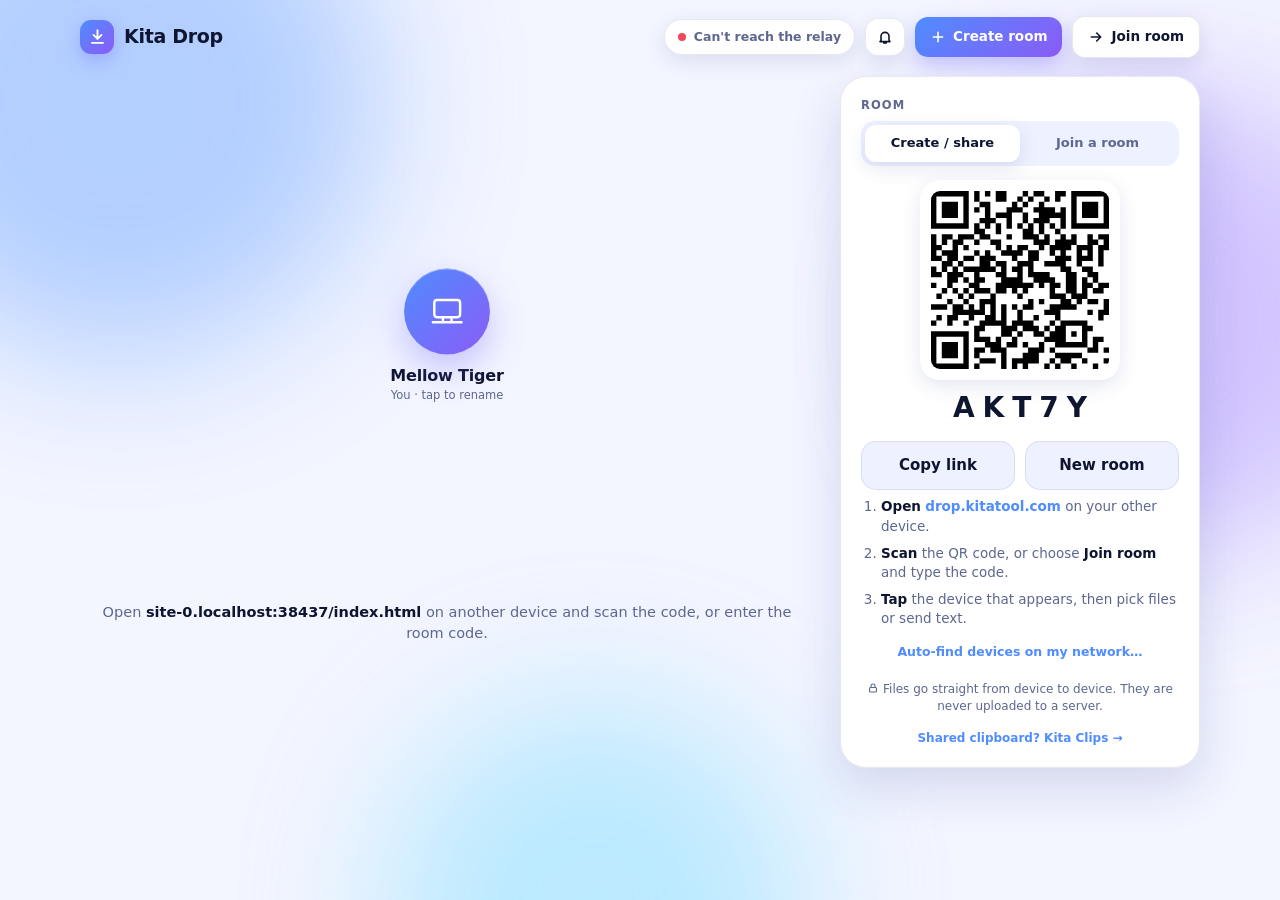
<file: index.html>
<!doctype html>
<html lang="en">
<head>
<meta charset="utf-8">
<meta name="viewport" content="width=device-width, initial-scale=1, viewport-fit=cover">
<title>Kita Drop</title>
<meta name="description" content="Send files and text between your phone, tablet and computer. No install, no account, no upload.">
<meta name="theme-color" content="#f4f6ff" media="(prefers-color-scheme: light)">
<meta name="theme-color" content="#0a0f24" media="(prefers-color-scheme: dark)">
<link rel="manifest" href="manifest.webmanifest">
<link rel="icon" type="image/svg+xml" href="icon.svg">
<link rel="apple-touch-icon" href="icon-180.png">
<meta name="apple-mobile-web-app-capable" content="yes">
<meta name="mobile-web-app-capable" content="yes">
<meta name="apple-mobile-web-app-title" content="Kita Drop">
<link rel="stylesheet" href="drop.css?v=6">
</head>
<body>
<div class="bg" aria-hidden="true"><i></i><i></i><i></i></div>
<div class="wrap">
  <header>
    <div class="logo"><i><svg viewBox="0 0 24 24" fill="none" stroke="#fff" stroke-width="2.4" stroke-linecap="round" stroke-linejoin="round"><path d="M12 4v11M7 10l5 5 5-5M5 20h14"/></svg></i><span>Kita Drop</span></div>
    <div class="spacer"></div>
    <span class="chip" id="net"><span class="dot"></span><span id="netTxt">Connecting…</span></span>
    <button class="hbtn ghost bell" id="bellBtn" title="Notifications" aria-label="Notifications"><svg viewBox="0 0 24 24"><path d="M6 17V11a6 6 0 0112 0v6l1.5 2h-15zM10 21h4"/></svg></button>
    <button class="hbtn" id="createBtn" title="Create room" aria-label="Create room"><svg viewBox="0 0 24 24"><path d="M12 5v14M5 12h14"/></svg><span>Create room</span></button>
    <button class="hbtn ghost" id="joinBtn" title="Join room" aria-label="Join room"><svg viewBox="0 0 24 24"><path d="M5 12h14M13 6l6 6-6 6"/></svg><span>Join room</span></button>
  </header>

  <div class="layout">
  <div class="col">
    <section class="stage" id="stage">
      <div class="rings"><i></i><i></i><i></i><i></i></div>
      <div class="me" id="meBtn" role="button" tabindex="0" title="Tap to rename this device">
        <div class="av"><div class="avi" id="meIcon"></div></div>
        <div class="meName" id="meName">—</div>
        <div class="meSub">You · tap to rename</div>
      </div>
      <div class="peers" id="peers"></div>
    </section>
    <p class="hint" id="hint">Open <b id="hintUrl">this page</b> on another device and scan the code, or enter the room code.</p>

    <section class="panel hidden" id="xferPanel"><h3>Transfers</h3><div id="xfers"></div></section>
    <section class="panel hidden" id="recvPanel"><h3>Received</h3><div id="recvs"></div></section>
  </div>

  <aside class="connect card">
    <h3>Room</h3>
    <div class="cmount"></div>
    <ol class="steps">
      <li><b>Open</b> <span class="u">drop.kitatool.com</span> on your other device.</li>
      <li><b>Scan</b> the QR code, or choose <b>Join room</b> and type the code.</li>
      <li><b>Tap</b> the device that appears, then pick files or send text.</li>
    </ol>
    <button class="linkbtn js-more">Auto-find devices on my network…</button>
    <p class="fine"><svg class="lock" viewBox="0 0 24 24"><rect x="5" y="11" width="14" height="9" rx="2"/><path d="M8 11V8a4 4 0 018 0v3"/></svg> Files go straight from device to device. They are never uploaded to a server.</p>
    <p class="fine"><a href="clips/">Shared clipboard? Kita Clips →</a></p>
  </aside>
  </div>
</div>

<input type="file" id="picker" multiple hidden>

<!-- Incoming request -->
<div class="modal" id="incoming"><div class="sheet center">
  <div class="bigic" id="inIcon"><svg viewBox="0 0 24 24"><path d="M12 4v11M7 10l5 5 5-5M5 20h14"/></svg></div>
  <h2 id="inTitle">Incoming</h2>
  <p id="inBody" class="mute"></p>
  <div class="row2"><button class="btn ghost" id="inNo">Decline</button><button class="btn" id="inYes">Accept</button></div>
</div></div>

<!-- Send text -->
<div class="modal" id="textModal"><div class="sheet">
  <h2 id="textTitle">Send text</h2>
  <textarea id="textIn" rows="5" placeholder="Type or paste text or a link…"></textarea>
  <div class="row2"><button class="btn ghost" id="textCancel">Cancel</button><button class="btn" id="textSend">Send</button></div>
</div></div>

<!-- Rooms -->
<div class="modal" id="roomModal"><div class="sheet">
  <h2>Rooms</h2>
  <p class="mute">Create a room and share its QR code or code, or join someone else's room.</p>
  <div class="cmount"></div>
  <label class="switch"><input type="checkbox" id="nearby"><span></span><div><b>Find devices on my network automatically</b><small id="nearbyNote">Shows other devices using the same internet connection. On shared connections (Starlink, mobile data, office Wi-Fi) other people may appear. Nobody can send you anything unless you tap Accept.</small></div></label>
  <div class="row2" style="margin-top:14px"><button class="btn" id="roomDone">Done</button></div>
</div></div>

<template id="tplConnect">
  <div class="seg2"><button data-tab="share" class="on">Create / share</button><button data-tab="join">Join a room</button></div>
  <div class="pane-share">
    <div class="qr"></div>
    <div class="roomcode"></div>
    <div class="row2"><button class="btn ghost js-copy">Copy link</button><button class="btn ghost js-newroom">New room</button></div>
  </div>
  <div class="pane-join hidden">
    <label class="lbl">Room code from the other device</label>
    <input class="codein" type="text" inputmode="text" maxlength="8" placeholder="e.g. K7QM2" autocapitalize="characters" autocomplete="off" autocorrect="off" spellcheck="false">
    <button class="btn js-join">Join room</button>
    <p class="fine">Tip: you can also just scan the other device's QR code with your camera.</p>
  </div>
</template>

<div class="toast" id="toast"></div>
<div class="dropveil" id="veil"><div>Drop files on a device</div></div>

<script src="vendor/mqtt.min.js?v=4"></script>
<script src="vendor/qrcode.js?v=4"></script>
<script src="app.js?v=7"></script>
</body>
</html>
</file>
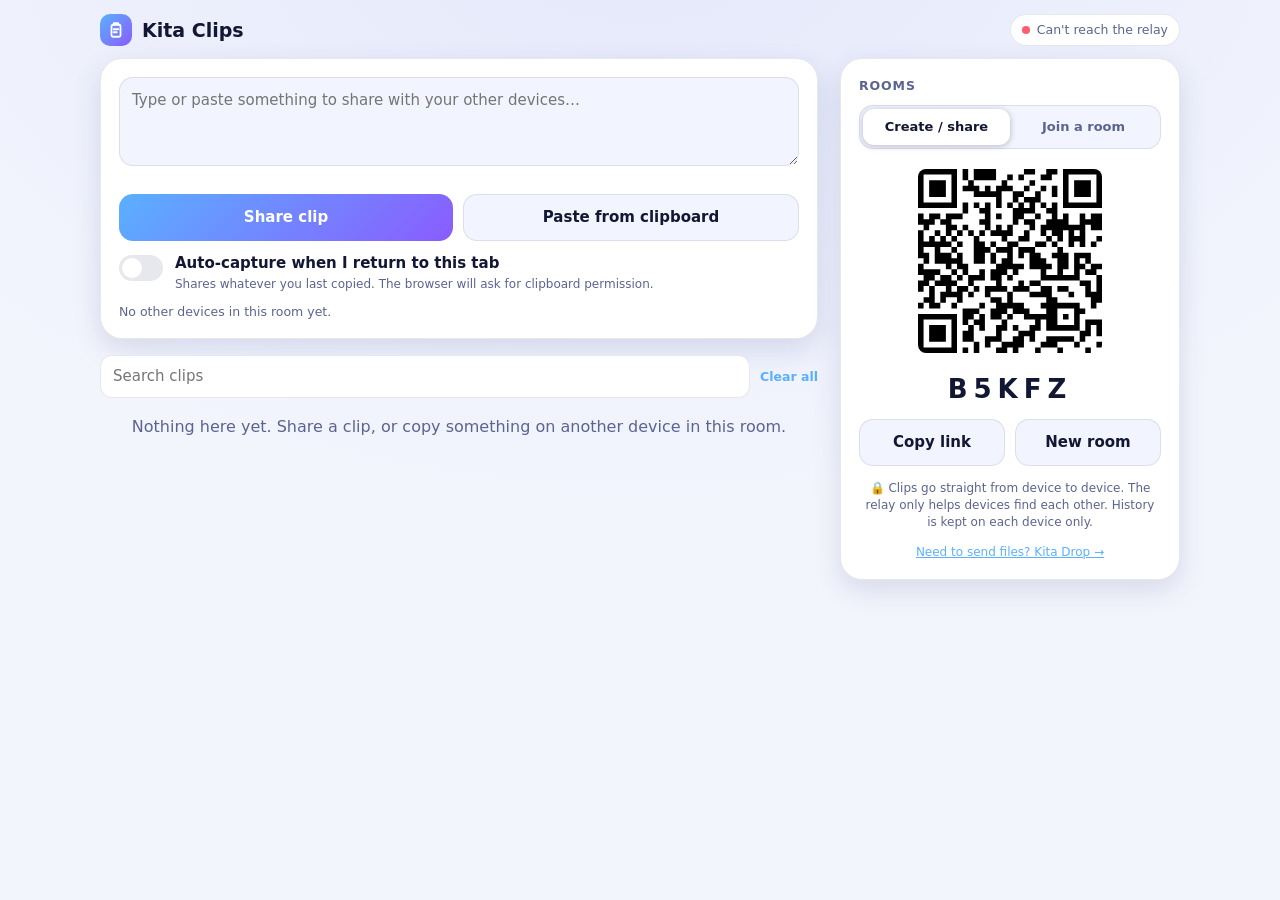
<file: clips/index.html>
<!doctype html>
<html lang="en">
<head>
<meta charset="utf-8">
<meta name="viewport" content="width=device-width, initial-scale=1, viewport-fit=cover">
<title>Kita Clips</title>
<meta name="description" content="A shared clipboard for your devices. Create or join a room and every clip appears on all of them.">
<meta name="theme-color" content="#0b1020">
<link rel="icon" type="image/svg+xml" href="../icon.svg">
<link rel="apple-touch-icon" href="../icon-180.png">
<link rel="stylesheet" href="../style.css?v=4">
<link rel="stylesheet" href="clips.css?v=1">
</head>
<body>
<div class="wrap">
  <header>
    <div class="logo"><i><svg viewBox="0 0 24 24" fill="none" stroke="#fff" stroke-width="2.4" stroke-linecap="round" stroke-linejoin="round"><rect x="6" y="5" width="12" height="16" rx="2"/><path d="M9 5V3h6v2M9 11h6M9 15h4"/></svg></i>Kita Clips</div>
    <div class="spacer"></div>
    <span class="chip" id="net"><span class="dot"></span><span id="netTxt">Connecting…</span></span>
    <button class="iconbtn" id="inviteBtn" title="Rooms" aria-label="Rooms">＋</button>
  </header>

  <div class="layout">
  <div class="col">
    <section class="card compose">
      <textarea id="box" rows="3" placeholder="Type or paste something to share with your other devices…"></textarea>
      <div class="row2">
        <button class="btn" id="sendBtn">Share clip</button>
        <button class="btn ghost" id="pasteBtn">Paste from clipboard</button>
      </div>
      <label class="switch inline"><input type="checkbox" id="auto"><span></span><div><b>Auto-capture when I return to this tab</b><small>Shares whatever you last copied. The browser will ask for clipboard permission.</small></div></label>
      <p class="mini" id="peerLine">No other devices in this room yet.</p>
    </section>

    <div class="listbar">
      <input id="search" type="search" placeholder="Search clips" autocomplete="off">
      <button class="linkbtn" id="clearBtn">Clear all</button>
    </div>
    <section id="clips" class="clips"></section>
    <p class="hint hidden" id="empty">Nothing here yet. Share a clip, or copy something on another device in this room.</p>
  </div>

  <aside class="connect card">
    <h3>Rooms</h3>
    <div class="cmount"></div>
    <p class="fine">🔒 Clips go straight from device to device. The relay only helps devices find each other. History is kept on each device only.</p>
    <p class="fine"><a href="../">Need to send files? Kita Drop →</a></p>
  </aside>
  </div>
</div>

<div class="modal" id="roomModal"><div class="sheet">
  <h2>Rooms</h2>
  <p class="mute">Create a room and share its QR code or code, or join someone else's room.</p>
  <div class="cmount"></div>
  <div class="row2" style="margin-top:14px"><button class="btn" id="roomDone">Done</button></div>
</div></div>

<template id="tplConnect">
  <div class="seg2"><button data-tab="share" class="on">Create / share</button><button data-tab="join">Join a room</button></div>
  <div class="pane-share">
    <div class="qr"></div>
    <div class="roomcode"></div>
    <div class="row2"><button class="btn ghost js-copy">Copy link</button><button class="btn ghost js-newroom">New room</button></div>
  </div>
  <div class="pane-join hidden">
    <label class="lbl">Room code from the other device</label>
    <input class="codein" type="text" maxlength="8" placeholder="e.g. K7QM2" autocapitalize="characters" autocomplete="off" autocorrect="off" spellcheck="false">
    <button class="btn js-join">Join room</button>
    <p class="fine">Tip: you can also just scan the other device's QR code with your camera.</p>
  </div>
</template>

<div class="toast" id="toast"></div>
<script src="../vendor/mqtt.min.js?v=4"></script>
<script src="../vendor/qrcode.js?v=4"></script>
<script src="clips.js?v=1"></script>
</body>
</html>
</file>
<file: drop.css>
:root{--bg:#f3f5ff;--surface:#ffffff;--surface2:#eef1ff;--line:rgba(30,40,110,.1);--text:#0e1530;--mute:#5d678f;--a:#4f8cff;--b:#8b5cf6;--ok:#16c784;--bad:#f0485a;--shadow:0 18px 50px rgba(40,55,140,.16);--shadow-s:0 6px 20px rgba(40,55,140,.12);--glow:rgba(110,100,255,.35)}
@media (prefers-color-scheme: dark){:root{--bg:#090e22;--surface:#131a3a;--surface2:#1b2450;--line:rgba(255,255,255,.09);--text:#eef1ff;--mute:#9aa4d2;--shadow:0 18px 50px rgba(0,0,0,.5);--shadow-s:0 6px 20px rgba(0,0,0,.35);--glow:rgba(120,110,255,.5)}}
*{box-sizing:border-box;-webkit-tap-highlight-color:transparent}
html,body{margin:0}
body{background:var(--bg);color:var(--text);min-height:100vh;min-height:100dvh;font:15px/1.45 "Inter",ui-rounded,"SF Pro Display",system-ui,-apple-system,"Segoe UI",Roboto,sans-serif;padding:0 18px calc(40px + env(safe-area-inset-bottom));overflow-x:hidden;-webkit-font-smoothing:antialiased}
.hidden{display:none!important}
svg{display:block}
.bg{position:fixed;inset:0;z-index:-1;overflow:hidden;pointer-events:none}
.bg i{position:absolute;border-radius:50%;filter:blur(70px);opacity:.55;animation:drift 22s ease-in-out infinite}
.bg i:nth-child(1){width:520px;height:520px;background:#7fb0ff;left:-140px;top:-160px}
.bg i:nth-child(2){width:460px;height:460px;background:#b79bff;right:-120px;top:10%;animation-delay:-8s}
.bg i:nth-child(3){width:420px;height:420px;background:#8de0ff;left:30%;bottom:-220px;animation-delay:-15s}
@media (prefers-color-scheme: dark){.bg i{opacity:.28}}
@keyframes drift{0%,100%{transform:translate(0,0) scale(1)}50%{transform:translate(50px,40px) scale(1.12)}}
.wrap{max-width:1120px;margin:0 auto}
header{display:flex;align-items:center;gap:10px;padding:calc(16px + env(safe-area-inset-top)) 0 8px}
.logo{display:flex;align-items:center;gap:10px;font-weight:800;font-size:19px;letter-spacing:-.3px;white-space:nowrap}
.logo i{width:34px;height:34px;border-radius:11px;background:linear-gradient(135deg,var(--a),var(--b));display:grid;place-items:center;box-shadow:0 6px 18px var(--glow)}
.logo svg{width:19px;height:19px}
.spacer{flex:1}
.chip{display:inline-flex;align-items:center;gap:8px;padding:8px 13px;border-radius:99px;background:var(--surface);border:1px solid var(--line);font-size:12.5px;font-weight:600;color:var(--mute);white-space:nowrap;box-shadow:var(--shadow-s)}
.dot{width:8px;height:8px;border-radius:50%;background:var(--mute)}
.chip.ok .dot{background:var(--ok);box-shadow:0 0 0 0 rgba(22,199,132,.6);animation:beat 2.2s infinite}
.chip.bad .dot{background:var(--bad)}
@keyframes beat{70%{box-shadow:0 0 0 7px rgba(22,199,132,0)}100%{box-shadow:0 0 0 0 rgba(22,199,132,0)}}
.hbtn{display:inline-flex;align-items:center;gap:7px;border:0;border-radius:13px;padding:10px 15px;font:inherit;font-weight:700;font-size:13.5px;color:#fff;background:linear-gradient(135deg,var(--a),var(--b));cursor:pointer;box-shadow:0 8px 20px var(--glow);transition:transform .15s,box-shadow .15s;white-space:nowrap}
.hbtn svg{width:16px;height:16px;fill:none;stroke:currentColor;stroke-width:2.4;stroke-linecap:round;stroke-linejoin:round}
.hbtn:hover{transform:translateY(-1px)}.hbtn:active{transform:scale(.97)}
.hbtn.ghost{background:var(--surface);color:var(--text);border:1px solid var(--line);box-shadow:var(--shadow-s)}
.layout{display:grid;gap:18px;grid-template-columns:1fr;margin-top:6px}
.col{min-width:0}

/* ---------- stage */
.stage{position:relative;height:min(62vh,470px);min-height:360px;margin:0 auto;max-width:760px}
.rings{position:absolute;inset:0;display:grid;place-items:center;pointer-events:none}
.rings i{position:absolute;border-radius:50%;border:1.5px solid var(--a);opacity:0;width:96px;height:96px;animation:ring 5.6s cubic-bezier(.2,.6,.3,1) infinite}
.rings i:nth-child(2){animation-delay:1.4s}.rings i:nth-child(3){animation-delay:2.8s}.rings i:nth-child(4){animation-delay:4.2s}
@keyframes ring{0%{transform:scale(.8);opacity:.5}100%{transform:scale(5.4);opacity:0}}
.me{position:absolute;left:50%;top:50%;transform:translate(-50%,-50%);text-align:center;cursor:pointer;z-index:2;width:150px}
.av{position:relative;width:86px;height:86px;margin:0 auto 9px;border-radius:50%}
.avi{position:absolute;inset:0;border-radius:50%;display:grid;place-items:center;background:linear-gradient(135deg,var(--a),var(--b));box-shadow:0 14px 34px var(--glow),inset 0 1px 0 rgba(255,255,255,.35);color:#fff}
.avi svg{width:40%;height:40%;fill:none;stroke:currentColor;stroke-width:1.7;stroke-linecap:round;stroke-linejoin:round}
.meName{font-weight:800;font-size:16px;letter-spacing:-.2px}
.meSub{font-size:11.5px;color:var(--mute)}

/* ---------- peers */
.peers{position:absolute;inset:0}
.peer{position:absolute;left:50%;top:50%;width:132px;margin:0;text-align:center;cursor:pointer;z-index:3;transform:translate(calc(-50% + var(--x,0px)),calc(-50% + var(--y,0px)));transition:transform .7s cubic-bezier(.2,.8,.2,1)}
.pi{animation:pop .6s cubic-bezier(.2,1.4,.4,1) both}
@keyframes pop{from{transform:scale(.3);opacity:0}}
.peer .av{width:72px;height:72px;margin-bottom:7px;animation:float 5s ease-in-out infinite;animation-delay:var(--d,0s);transition:transform .2s}
.peer:hover .av{transform:scale(1.08)}
@keyframes float{0%,100%{transform:translateY(0)}50%{transform:translateY(-7px)}}
.peer .avi{background:var(--g,linear-gradient(135deg,var(--a),var(--b)))}
.peer .av:before{content:"";position:absolute;inset:-7px;border-radius:50%;background:conic-gradient(var(--a) calc(var(--p,0)*1%),var(--line) 0);-webkit-mask:radial-gradient(farthest-side,transparent calc(100% - 4px),#000 calc(100% - 3px));mask:radial-gradient(farthest-side,transparent calc(100% - 4px),#000 calc(100% - 3px));opacity:0;transition:opacity .25s}
.peer.busy .av:before{opacity:1}
.peer .av:after{content:"";position:absolute;inset:-4px;border-radius:50%;border:2px solid var(--a);opacity:0}
.peer:hover .av:after{opacity:.5;animation:halo 1.4s infinite}
.peer.drag .av{transform:scale(1.22)}.peer.drag .av:after{opacity:.9;animation:halo 1s infinite}
@keyframes halo{0%{transform:scale(1);opacity:.7}100%{transform:scale(1.5);opacity:0}}
.peer b{display:block;font-size:14px;font-weight:700;letter-spacing:-.1px;word-break:break-word;line-height:1.2}
.peer .st{font-size:11.5px;color:var(--mute);min-height:15px;margin-top:2px}
.peer .st.live{color:var(--a);font-weight:700}
.peer .tag{display:inline-block;font-size:9.5px;font-weight:700;letter-spacing:.7px;text-transform:uppercase;color:var(--mute);margin-bottom:2px}
.peer .tbtn{position:absolute;right:20px;top:46px;width:28px;height:28px;border-radius:50%;border:1px solid var(--line);background:var(--surface);color:var(--text);display:grid;place-items:center;cursor:pointer;box-shadow:var(--shadow-s);padding:0;transition:transform .15s}
.peer .tbtn:hover{transform:scale(1.15)}
.peer .tbtn svg{width:14px;height:14px;fill:none;stroke:currentColor;stroke-width:2;stroke-linecap:round;stroke-linejoin:round}
.peer .ok{position:absolute;left:50%;top:6px;margin-left:12px;width:26px;height:26px;border-radius:50%;background:var(--ok);display:none;place-items:center;color:#fff;box-shadow:0 4px 12px rgba(22,199,132,.5)}
.peer.done .ok{display:grid;animation:pop .5s cubic-bezier(.2,1.6,.4,1)}
.peer .ok svg{width:15px;height:15px;fill:none;stroke:currentColor;stroke-width:3;stroke-linecap:round;stroke-linejoin:round}
.fly{position:fixed;left:0;top:0;width:14px;height:14px;border-radius:50%;background:linear-gradient(135deg,var(--a),var(--b));box-shadow:0 0 16px var(--glow);z-index:9;pointer-events:none}
.hint{text-align:center;color:var(--mute);margin:6px 8px 4px;font-size:14.5px}
.hint b{color:var(--text)}

/* ---------- panels */
.panel{background:var(--surface);border:1px solid var(--line);border-radius:22px;padding:16px 18px;margin:14px auto 0;max-width:760px;box-shadow:var(--shadow-s)}
.panel h3,.connect h3{margin:0 0 8px;font-size:11.5px;font-weight:800;letter-spacing:1.1px;text-transform:uppercase;color:var(--mute)}
.row{display:flex;align-items:center;gap:12px;padding:11px 0;border-top:1px solid var(--line);animation:slide .35s both}
@keyframes slide{from{opacity:0;transform:translateY(-8px)}}
.row:first-of-type{border-top:0}
.row .ic{flex:none;width:36px;height:36px;border-radius:12px;background:var(--surface2);display:grid;place-items:center;color:var(--a)}
.row .ic svg{width:18px;height:18px;fill:none;stroke:currentColor;stroke-width:2;stroke-linecap:round;stroke-linejoin:round}
.row .meta{flex:1;min-width:0}
.row .nm{font-weight:700;overflow:hidden;text-overflow:ellipsis;white-space:nowrap}
.row .sub{font-size:12px;color:var(--mute)}
.row .txt{white-space:pre-wrap;word-break:break-word;font-size:14px;margin-top:2px;max-height:120px;overflow:auto;-webkit-user-select:text;user-select:text}
.bar{height:6px;border-radius:9px;background:var(--surface2);margin-top:8px;overflow:hidden}
.bar i{display:block;height:100%;width:0;background:linear-gradient(90deg,var(--a),var(--b));border-radius:9px;transition:width .15s;position:relative;overflow:hidden}
.bar:not(.done):not(.fail) i:after{content:"";position:absolute;inset:0;background:linear-gradient(90deg,transparent,rgba(255,255,255,.55),transparent);animation:shine 1.2s infinite}
@keyframes shine{from{transform:translateX(-100%)}to{transform:translateX(100%)}}
.bar.done i{background:var(--ok)}.bar.fail i{background:var(--bad)}
.sm{border:1px solid var(--line);background:var(--surface2);color:var(--text);border-radius:10px;padding:7px 12px;font:inherit;font-size:12.5px;font-weight:700;cursor:pointer;text-decoration:none;white-space:nowrap}
.sm:hover{border-color:var(--a)}

/* ---------- room card */
.card{background:var(--surface);border:1px solid var(--line);border-radius:26px;padding:20px;box-shadow:var(--shadow)}
.steps{margin:6px 0;padding-left:20px;color:var(--mute);font-size:13.5px}
.steps li{margin:7px 0}.steps b{color:var(--text)}.steps .u{color:var(--a);font-weight:700}
.fine{font-size:12px;color:var(--mute);margin:14px 0 0;text-align:center}
.fine a{color:var(--a);text-decoration:none;font-weight:600}
.lock{display:inline-block;width:12px;height:12px;vertical-align:-1px;fill:none;stroke:currentColor;stroke-width:2.2}
.linkbtn{background:none;border:0;color:var(--a);font:inherit;font-size:12.5px;font-weight:700;cursor:pointer;padding:6px 0;display:block;margin:8px auto 0}
.seg2{display:flex;background:var(--surface2);border-radius:14px;padding:4px;margin:0 0 14px}
.seg2 button{flex:1;border:0;background:none;color:var(--mute);font:inherit;font-size:13px;font-weight:700;padding:9px 6px;border-radius:11px;cursor:pointer;transition:.2s}
.seg2 button.on{background:var(--surface);color:var(--text);box-shadow:var(--shadow-s)}
.qr{display:grid;place-items:center;margin:8px 0}
.qr svg{width:200px;height:200px;background:#fff;border-radius:20px;padding:11px;box-shadow:var(--shadow-s)}
.roomcode{text-align:center;font-size:28px;font-weight:800;letter-spacing:8px;margin:6px 0 10px;padding-left:8px;font-variant-numeric:tabular-nums}
.lbl{display:block;font-size:12.5px;color:var(--mute);font-weight:600;margin-bottom:8px}
.pane-join{padding:6px 0 4px}
.codein{width:100%;padding:15px;border-radius:16px;border:1.5px solid var(--line);background:var(--surface2);color:var(--text);font:inherit;font-size:27px;font-weight:800;letter-spacing:8px;text-align:center;text-transform:uppercase;margin-bottom:12px;transition:border-color .2s}
.codein::placeholder{letter-spacing:2px;font-size:15px;font-weight:600;color:var(--mute)}
.codein:focus{outline:0;border-color:var(--a)}
.pane-join .btn{width:100%}
.btn{border:0;border-radius:15px;padding:13px 16px;font:inherit;font-weight:700;cursor:pointer;background:linear-gradient(135deg,var(--a),var(--b));color:#fff;box-shadow:0 8px 20px var(--glow);transition:transform .12s}
.btn.ghost{background:var(--surface2);color:var(--text);border:1px solid var(--line);box-shadow:none}
.btn:active{transform:scale(.97)}
.row2{display:flex;gap:10px;margin-top:12px}.row2>*{flex:1}

/* ---------- modals */
.modal{position:fixed;inset:0;background:rgba(8,12,34,.45);display:none;align-items:flex-end;justify-content:center;z-index:20;backdrop-filter:blur(10px);-webkit-backdrop-filter:blur(10px)}
.modal.open{display:flex;animation:fade .25s}
@keyframes fade{from{opacity:0}}
.sheet{background:var(--surface);width:100%;max-width:440px;border-radius:28px 28px 0 0;padding:22px 22px calc(22px + env(safe-area-inset-bottom));max-height:92vh;overflow:auto;box-shadow:var(--shadow);animation:up .35s cubic-bezier(.2,.9,.3,1)}
.sheet.center{text-align:center}
@media (min-width:600px){.modal{align-items:center}.sheet{border-radius:28px}}
@keyframes up{from{transform:translateY(50px) scale(.97);opacity:0}}
.sheet h2{margin:0 0 6px;letter-spacing:-.3px}
.mute{color:var(--mute)}
.bigic{width:68px;height:68px;border-radius:50%;margin:2px auto 12px;display:grid;place-items:center;color:#fff;background:linear-gradient(135deg,var(--a),var(--b));box-shadow:0 12px 30px var(--glow);animation:float 3s ease-in-out infinite}
.bigic svg{width:30px;height:30px;fill:none;stroke:currentColor;stroke-width:2.2;stroke-linecap:round;stroke-linejoin:round}
textarea{width:100%;padding:13px;border-radius:16px;border:1.5px solid var(--line);background:var(--surface2);color:var(--text);font:inherit;resize:vertical}
textarea:focus{outline:0;border-color:var(--a)}
.switch{display:flex;gap:12px;align-items:flex-start;margin-top:16px;cursor:pointer}
.switch input{position:absolute;opacity:0}
.switch span{flex:none;width:44px;height:26px;border-radius:99px;background:var(--line);position:relative;transition:.2s;margin-top:2px}
.switch span:after{content:"";position:absolute;top:3px;left:3px;width:20px;height:20px;border-radius:50%;background:#fff;transition:.2s;box-shadow:0 1px 4px rgba(0,0,0,.3)}
.switch input:checked+span{background:var(--ok)}.switch input:checked+span:after{left:21px}
.switch small{display:block;color:var(--mute);font-size:12px;margin-top:2px}
.toast{position:fixed;left:50%;bottom:calc(24px + env(safe-area-inset-bottom));transform:translate(-50%,30px);opacity:0;background:var(--text);color:var(--bg);padding:11px 18px;border-radius:99px;font-weight:600;font-size:14px;transition:.35s;z-index:30;max-width:90vw;pointer-events:none;box-shadow:var(--shadow)}
.toast.show{transform:translate(-50%,0);opacity:1}
.dropveil{position:fixed;inset:12px;border:2.5px dashed var(--a);border-radius:30px;background:rgba(79,140,255,.1);display:none;place-items:center;z-index:15;pointer-events:none;backdrop-filter:blur(3px)}
.dropveil div{background:var(--surface);padding:14px 24px;border-radius:99px;font-size:18px;font-weight:800;box-shadow:var(--shadow)}
.dropveil.on{display:grid}

/* ---------- responsive */
@media (max-width:899px){
  .hbtn span{display:none}.hbtn{padding:10px 11px}
  @media (min-width:520px){.hbtn span{display:inline}}
  .logo span{display:none}
  .connect{display:block}
  body.has-peers .connect{display:none}
  .stage{height:min(66vh,500px)}
}
@media (max-width:420px){.chip{padding:7px 10px;font-size:12px}}
@media (min-width:900px){
  .layout{grid-template-columns:1fr 360px;align-items:start;gap:26px;margin-top:10px}
  .connect{position:sticky;top:18px}
  .stage{height:520px}
  .peer{width:150px}.peer .av{width:80px;height:80px}.peer .tbtn{right:24px;top:52px}
  .peer b{font-size:15px}
}
@media (prefers-reduced-motion:reduce){*{animation-duration:.01s!important;animation-iteration-count:1!important}}

.bell{padding:10px 11px}
.bell.on{color:var(--a);border-color:var(--a)}
.bell.on:after{content:"";position:absolute;margin:-14px 0 0 12px;width:8px;height:8px;border-radius:50%;background:var(--ok);border:2px solid var(--surface)}
.bell.attn{animation:ringbell 2.4s ease-in-out infinite}
@keyframes ringbell{0%,70%,100%{transform:rotate(0)}74%{transform:rotate(14deg)}78%{transform:rotate(-12deg)}82%{transform:rotate(9deg)}86%{transform:rotate(-6deg)}90%{transform:rotate(0)}}
.bell{position:relative}
</file>
<file: style.css>
:root{--bg:#0b1020;--bg2:#141b3a;--card:#171f3f;--card2:#1e284f;--line:rgba(255,255,255,.09);--text:#eef1ff;--mute:#9aa4cf;--a:#5ab0ff;--b:#8a5cff;--ok:#3ddc97;--bad:#ff5d6c;--shadow:0 12px 34px rgba(0,0,0,.4)}
@media (prefers-color-scheme: light){:root{--bg:#f3f5fd;--bg2:#e4e8fa;--card:#fff;--card2:#f2f4ff;--line:rgba(20,30,80,.1);--text:#121733;--mute:#5b6490;--shadow:0 10px 28px rgba(40,50,120,.14)}}
*{box-sizing:border-box;-webkit-tap-highlight-color:transparent}
html,body{margin:0}
body{background:radial-gradient(900px 600px at 50% -10%,var(--bg2),var(--bg));background-color:var(--bg);color:var(--text);min-height:100vh;font:15px/1.4 ui-rounded,"SF Pro Rounded",system-ui,-apple-system,"Segoe UI",Roboto,sans-serif;padding:0 16px calc(40px + env(safe-area-inset-bottom))}
.wrap{max-width:760px;margin:0 auto}
.hidden{display:none!important}
header{display:flex;align-items:center;gap:10px;padding:calc(14px + env(safe-area-inset-top)) 0 6px}
.logo{display:flex;align-items:center;gap:10px;font-weight:800;font-size:19px}
.logo i{width:32px;height:32px;border-radius:10px;background:linear-gradient(135deg,var(--a),var(--b));display:grid;place-items:center}
.logo svg{width:18px;height:18px}
.spacer{flex:1}
.chip{display:inline-flex;align-items:center;gap:7px;padding:6px 11px;border-radius:99px;background:var(--card);border:1px solid var(--line);font-size:12.5px;color:var(--mute);white-space:nowrap}
.dot{width:8px;height:8px;border-radius:50%;background:var(--mute)}
.chip.ok .dot{background:var(--ok)}.chip.bad .dot{background:var(--bad)}
.iconbtn{width:38px;height:38px;border-radius:12px;border:1px solid var(--line);background:var(--card);color:var(--text);font-size:20px;cursor:pointer}
.iconbtn:active{transform:scale(.94)}
.radar{position:relative;height:250px;display:grid;place-items:center;overflow:hidden;margin-top:6px}
.rings{position:absolute;inset:0;display:grid;place-items:center}
.rings i{position:absolute;border-radius:50%;border:1.5px solid var(--a);opacity:0;width:90px;height:90px;animation:ring 4.2s ease-out infinite}
.rings i:nth-child(2){animation-delay:1.4s}.rings i:nth-child(3){animation-delay:2.8s}
@keyframes ring{0%{transform:scale(.7);opacity:.55}100%{transform:scale(4.2);opacity:0}}
.me{position:relative;text-align:center;cursor:pointer;padding:6px}
.avatar{width:84px;height:84px;border-radius:28px;background:linear-gradient(135deg,var(--a),var(--b));display:grid;place-items:center;font-size:38px;margin:0 auto 8px;box-shadow:0 10px 30px rgba(110,100,255,.4)}
.meName{font-weight:800;font-size:17px}
.meSub{font-size:12px;color:var(--mute)}
.peers{display:grid;grid-template-columns:repeat(auto-fill,minmax(150px,1fr));gap:12px;margin-top:4px}
.peer{background:var(--card);border:1px solid var(--line);border-radius:22px;padding:16px 12px 12px;text-align:center;box-shadow:var(--shadow);cursor:pointer;position:relative;transition:transform .15s,border-color .15s;animation:pop .35s}
@keyframes pop{from{transform:scale(.85);opacity:0}}
.peer:active{transform:scale(.97)}
.peer.drag{border-color:var(--a);transform:scale(1.04)}
.peer .avatar{width:62px;height:62px;border-radius:20px;font-size:28px;box-shadow:none}
.peer b{display:block;font-size:15px;word-break:break-word}
.peer .st{font-size:12px;color:var(--mute);min-height:16px;margin-top:2px}
.peer .st.live{color:var(--a);font-weight:700}
.peer .tag{position:absolute;top:10px;left:12px;font-size:10px;color:var(--mute);text-transform:uppercase;letter-spacing:.7px}
.peer .tbtn{margin-top:9px;border:1px solid var(--line);background:var(--card2);color:var(--text);border-radius:11px;padding:6px 12px;font:inherit;font-size:12.5px;font-weight:700;cursor:pointer}
.hint{text-align:center;color:var(--mute);margin:18px 6px}
.panel{background:var(--card);border:1px solid var(--line);border-radius:22px;padding:16px;margin-top:14px;box-shadow:var(--shadow)}
.panel h3{margin:0 0 10px;font-size:12.5px;font-weight:700;letter-spacing:.9px;text-transform:uppercase;color:var(--mute)}
.row{display:flex;align-items:center;gap:12px;padding:9px 0;border-top:1px solid var(--line)}
.row:first-of-type{border-top:0}
.row .ic{font-size:22px;width:30px;text-align:center}
.row .meta{flex:1;min-width:0}
.row .nm{font-weight:700;overflow:hidden;text-overflow:ellipsis;white-space:nowrap}
.row .sub{font-size:12px;color:var(--mute)}
.row .txt{white-space:pre-wrap;word-break:break-word;font-size:14px;margin-top:2px;max-height:120px;overflow:auto}
.bar{height:6px;border-radius:9px;background:var(--line);margin-top:7px;overflow:hidden}
.bar i{display:block;height:100%;width:0;background:linear-gradient(90deg,var(--a),var(--b));border-radius:9px;transition:width .15s}
.bar.done i{background:var(--ok)}.bar.fail i{background:var(--bad)}
.sm{border:1px solid var(--line);background:var(--card2);color:var(--text);border-radius:10px;padding:6px 11px;font:inherit;font-size:12.5px;font-weight:700;cursor:pointer;text-decoration:none;white-space:nowrap}
.btn{border:0;border-radius:14px;padding:12px 16px;font:inherit;font-weight:700;cursor:pointer;background:linear-gradient(135deg,var(--a),var(--b));color:#fff}
.btn.ghost{background:var(--card2);color:var(--text);border:1px solid var(--line)}
.btn:active{transform:scale(.98)}
.modal{position:fixed;inset:0;background:rgba(5,8,20,.6);display:none;align-items:flex-end;justify-content:center;z-index:20;backdrop-filter:blur(4px)}
.modal.open{display:flex}
.sheet{background:var(--card);width:100%;max-width:460px;border-radius:24px 24px 0 0;padding:20px calc(20px + env(safe-area-inset-right)) calc(20px + env(safe-area-inset-bottom));max-height:92vh;overflow:auto;animation:up .28s}
@media (min-width:600px){.modal{align-items:center}.sheet{border-radius:24px}}
@keyframes up{from{transform:translateY(40px);opacity:0}}
.sheet h2{margin:0 0 6px}
.mute{color:var(--mute)}
.big{font-size:40px}
.row2{display:flex;gap:10px;margin-top:12px}.row2>*{flex:1}
textarea{width:100%;padding:12px;border-radius:14px;border:1px solid var(--line);background:var(--card2);color:var(--text);font:inherit;resize:vertical}
.qr{display:grid;place-items:center;margin:10px 0}
.qr svg{width:190px;height:190px;background:#fff;border-radius:16px;padding:8px}
.roomcode{text-align:center;font-size:30px;font-weight:800;letter-spacing:6px;margin:4px 0 8px}
.switch{display:flex;gap:12px;align-items:flex-start;margin-top:16px;cursor:pointer}
.switch input{position:absolute;opacity:0}
.switch span{flex:none;width:44px;height:26px;border-radius:99px;background:var(--line);position:relative;transition:.2s;margin-top:2px}
.switch span:after{content:"";position:absolute;top:3px;left:3px;width:20px;height:20px;border-radius:50%;background:#fff;transition:.2s}
.switch input:checked+span{background:var(--ok)}.switch input:checked+span:after{left:21px}
.switch small{display:block;color:var(--mute);font-size:12px;margin-top:2px}
.toast{position:fixed;left:50%;bottom:calc(22px + env(safe-area-inset-bottom));transform:translate(-50%,30px);opacity:0;background:var(--card);border:1px solid var(--line);box-shadow:var(--shadow);padding:11px 16px;border-radius:14px;font-weight:600;transition:.35s;z-index:30;max-width:90vw;pointer-events:none}
.toast.show{transform:translate(-50%,0);opacity:1}
.dropveil{position:fixed;inset:10px;border:3px dashed var(--a);border-radius:26px;background:rgba(90,176,255,.1);display:none;place-items:center;font-size:22px;font-weight:800;z-index:15;pointer-events:none}
.dropveil.on{display:grid}

.layout{display:grid;gap:16px;grid-template-columns:1fr}
.col{min-width:0}
.card{background:var(--card);border:1px solid var(--line);border-radius:22px;padding:18px;box-shadow:var(--shadow)}
.connect h3{margin:0 0 10px;font-size:12.5px;font-weight:700;letter-spacing:.9px;text-transform:uppercase;color:var(--mute)}
.steps{margin:0 0 6px;padding-left:20px;color:var(--mute);font-size:14px}
.steps li{margin:7px 0}.steps b{color:var(--text)}.steps .u{color:var(--a);font-weight:700}
.fine{font-size:12px;color:var(--mute);margin:14px 0 0;text-align:center}
.connect .qr svg{width:200px;height:200px}
.connect .roomcode{font-size:26px}
@media (max-width:899px){body.has-peers .connect{display:none}}
@media (min-width:900px){
  .wrap{max-width:1080px}
  .layout{grid-template-columns:1fr 340px;align-items:start;gap:22px;margin-top:6px}
  .connect{position:sticky;top:18px}
  #inviteBtn{display:none}
  .radar{height:300px}
  .peers{grid-template-columns:repeat(auto-fill,minmax(180px,1fr))}
  .peer{padding:22px 14px 16px}
  .peer .avatar{width:72px;height:72px;font-size:32px}
  .hint{font-size:16px}
}
.peer .drop{font-size:11.5px;color:var(--mute);margin-top:8px}

.seg2{display:flex;background:var(--card2);border:1px solid var(--line);border-radius:14px;padding:3px;margin:0 0 12px}
.seg2 button{flex:1;border:0;background:none;color:var(--mute);font:inherit;font-size:13px;font-weight:700;padding:9px 6px;border-radius:11px;cursor:pointer}
.seg2 button.on{background:var(--card);color:var(--text);box-shadow:0 1px 6px rgba(0,0,0,.25)}
.pane-join{padding:6px 0 4px}
.lbl{display:block;font-size:12.5px;color:var(--mute);font-weight:600;margin-bottom:8px}
.codein{width:100%;padding:14px;border-radius:14px;border:1px solid var(--line);background:var(--card2);color:var(--text);font:inherit;font-size:26px;font-weight:800;letter-spacing:7px;text-align:center;text-transform:uppercase;margin-bottom:12px}
.codein::placeholder{letter-spacing:2px;font-size:15px;font-weight:600;color:var(--mute)}
.codein:focus{outline:2px solid var(--a);outline-offset:1px}
.pane-join .btn{width:100%}
.linkbtn{background:none;border:0;color:var(--a);font:inherit;font-size:12.5px;font-weight:700;cursor:pointer;padding:6px 0;display:block;margin:8px auto 0}
</file>
<file: clips/clips.css>
.compose textarea{width:100%;resize:vertical;min-height:84px;padding:12px;border-radius:14px;border:1px solid var(--line);background:var(--card2);color:var(--text);font:inherit;margin-bottom:10px}
.compose textarea:focus{outline:2px solid var(--a)}
.compose .row2{display:flex;gap:10px}.compose .row2 .btn{flex:1}
.switch.inline{margin-top:12px}
.mini{font-size:12.5px;color:var(--mute);margin:10px 0 0}
.listbar{display:flex;align-items:center;gap:10px;margin:16px 0 8px}
.listbar input{flex:1;padding:10px 12px;border-radius:12px;border:1px solid var(--line);background:var(--card);color:var(--text);font:inherit}
.listbar .linkbtn{margin:0;white-space:nowrap}
.clip{background:var(--card);border:1px solid var(--line);border-radius:16px;padding:12px 14px;margin-bottom:10px}
.clip.pin{border-color:var(--a)}
.clip .meta{display:flex;align-items:center;gap:8px;font-size:12px;color:var(--mute);margin-bottom:6px}
.clip .meta b{color:var(--text)}
.clip .body{white-space:pre-wrap;word-break:break-word;max-height:150px;overflow:auto;font-size:14.5px}
.clip .body a{color:var(--a)}
.clip .acts{display:flex;gap:8px;margin-top:10px}
.clip .acts button{border:1px solid var(--line);background:var(--card2);color:var(--text);border-radius:10px;padding:7px 12px;font:inherit;font-size:13px;font-weight:700;cursor:pointer}
.clip .acts button.p{background:linear-gradient(135deg,var(--a),var(--b));color:#fff;border:0}
.fine a{color:var(--a)}
</file>
